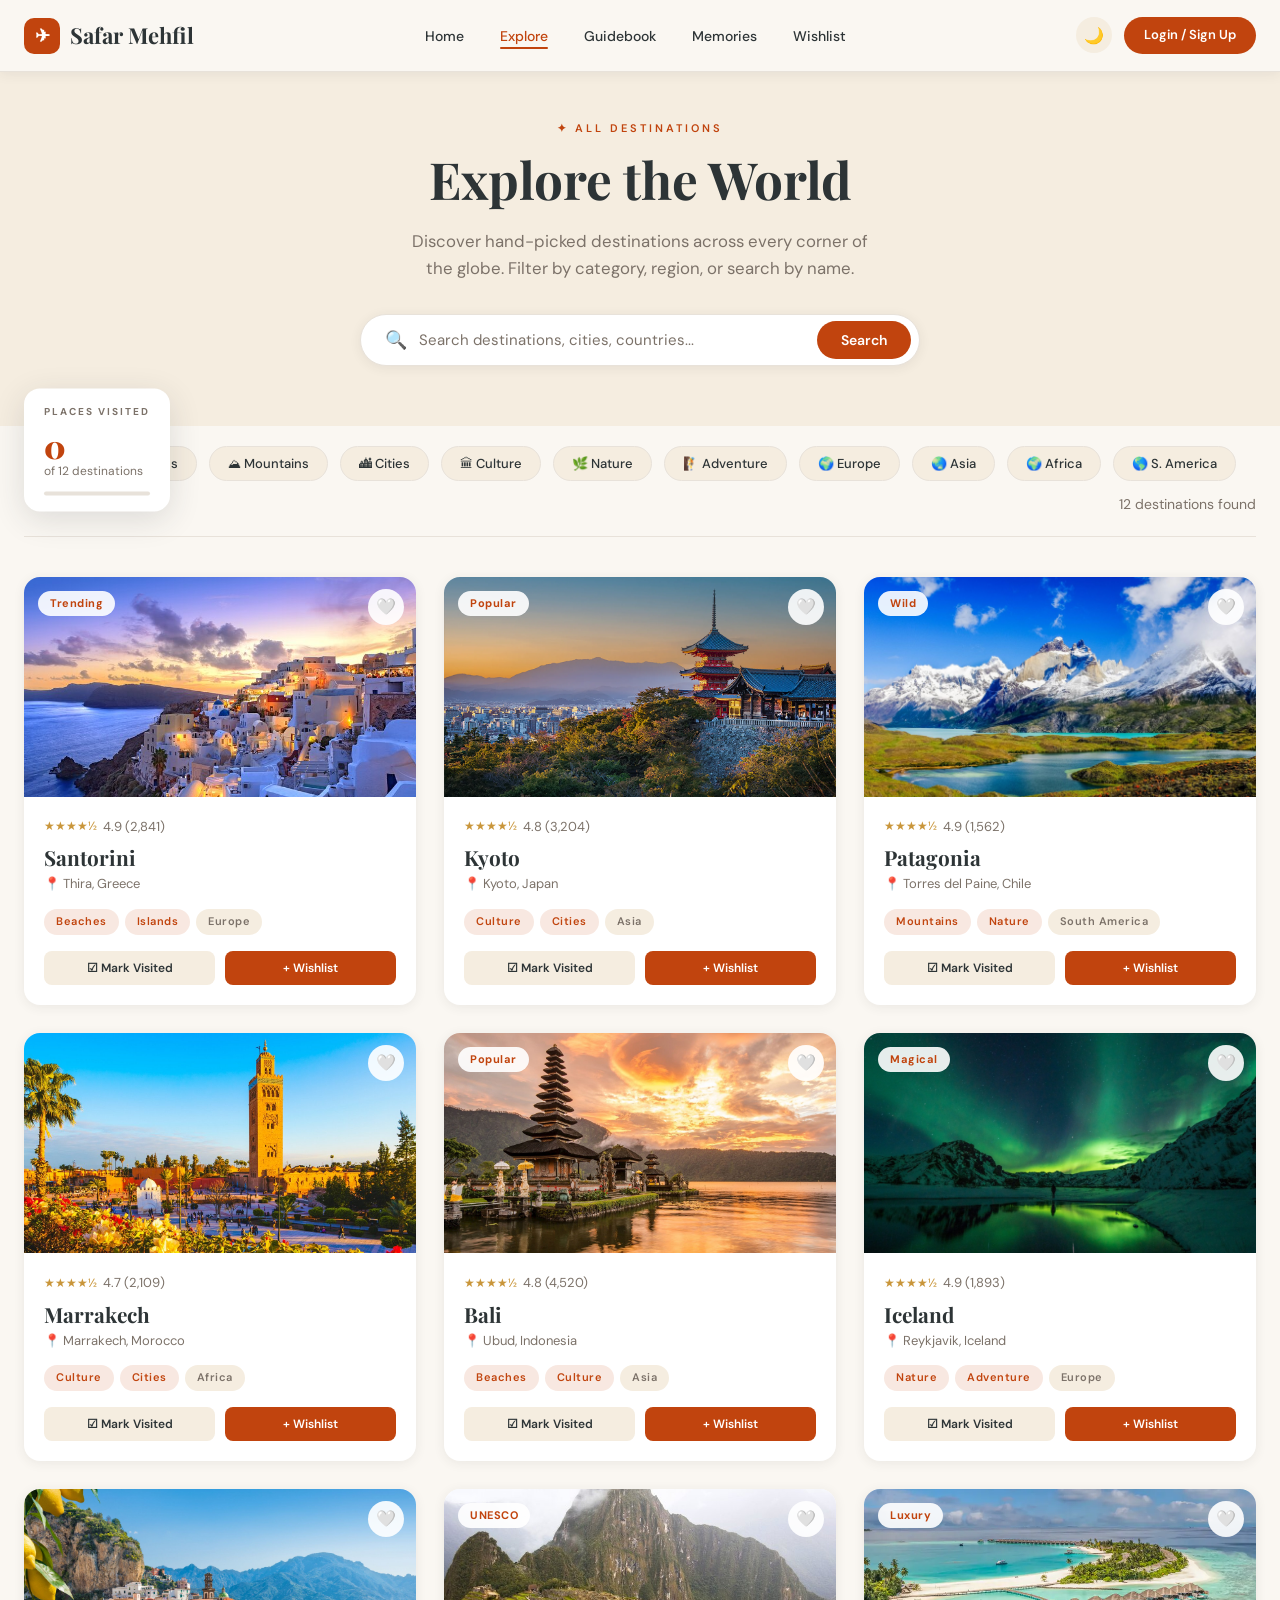
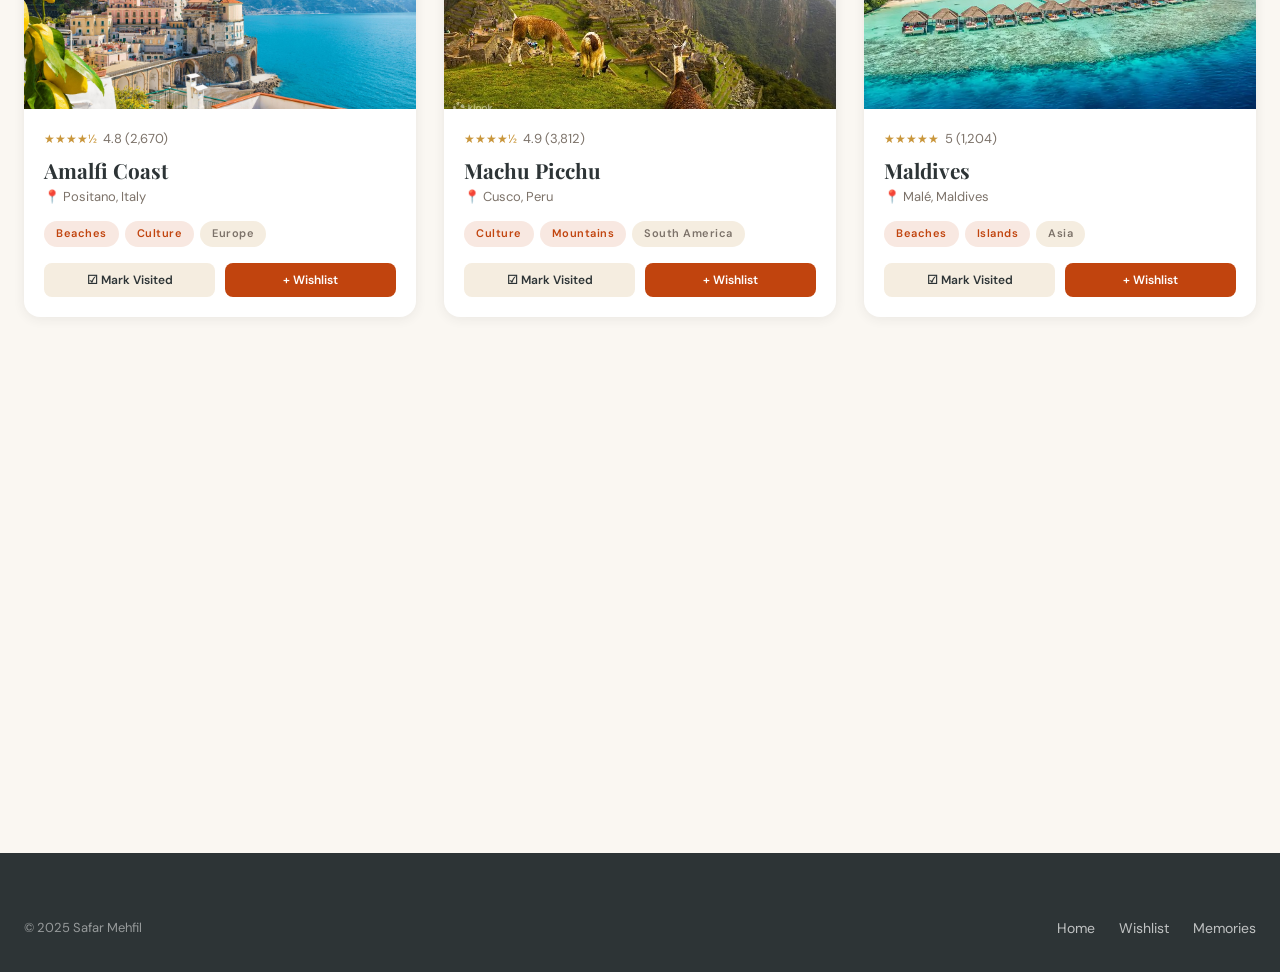
<file: explore.html>
<!DOCTYPE html>
<html lang="en">
<head>
  <meta charset="UTF-8">
  <meta name="viewport" content="width=device-width, initial-scale=1.0">
  <title>Explore Destinations — Safar Mehfil</title>
  <link rel="stylesheet" href="styles.css">
</head>
<body>

<div class="toast-container" id="toast-container"></div>

<div class="progress-tracker" id="progress-tracker">
  <div class="progress-tracker-title">Places Visited</div>
  <div class="progress-tracker-count">0</div>
  <div class="progress-tracker-label">of 12 destinations</div>
  <div class="progress-bar"><div class="progress-fill" style="width:0%"></div></div>
</div>

<!-- Navbar -->
<nav class="navbar scrolled" id="navbar">
  <a href="index.html" class="navbar-logo">
    <div class="logo-icon">✈</div>
    Safar Mehfil
  </a>
  <ul class="nav-links">
    <li><a href="index.html" class="nav-link">Home</a></li>
    <li><a href="explore.html" class="nav-link active">Explore</a></li>
    <li><a href="guidebook.html" class="nav-link">Guidebook</a></li>
    <li><a href="memories.html" class="nav-link">Memories</a></li>
    <li><a href="wishlist.html" class="nav-link">Wishlist</a></li>
  </ul>
  <div class="nav-actions">
    <button class="dark-toggle" id="dark-toggle" title="Toggle dark mode">🌙</button>
    <a href="auth.html" class="nav-btn-login">Login / Sign Up</a>
  </div>
  <button class="hamburger" id="hamburger" aria-label="Menu">
    <span></span><span></span><span></span>
  </button>
</nav>

<div class="mobile-nav" id="mobile-nav">
  <a href="index.html" class="mobile-nav-link">Home</a>
  <a href="explore.html" class="mobile-nav-link">Explore</a>
  <a href="guidebook.html" class="mobile-nav-link">Guidebook</a>
  <a href="memories.html" class="mobile-nav-link">Memories</a>
  <a href="wishlist.html" class="mobile-nav-link">Wishlist</a>
  <div class="mobile-nav-actions">
    <a href="auth.html" class="btn btn-primary" style="justify-content:center">Login / Sign Up</a>
  </div>
</div>

<!-- Page Header -->
<div class="explore-header">
  <div class="container">
    <p class="section-label">✦ All Destinations</p>
    <h1 class="section-title" style="margin-bottom:20px">Explore the World</h1>
    <p style="color:var(--warm-gray); max-width:480px; margin:0 auto 32px; font-size:1.05rem;">
      Discover hand-picked destinations across every corner of the globe. Filter by category, region, or search by name.
    </p>
    <!-- Search -->
    <div class="search-bar" style="max-width:560px">
      <span class="search-icon">🔍</span>
      <input type="text" id="explore-search" placeholder="Search destinations, cities, countries...">
      <button class="search-btn">Search</button>
    </div>
  </div>
</div>

<!-- Filters -->
<div class="container">
  <div class="filter-bar">
    <button class="filter-chip active" data-filter="All">All</button>
    <button class="filter-chip" data-filter="Beaches">🏖 Beaches</button>
    <button class="filter-chip" data-filter="Mountains">⛰ Mountains</button>
    <button class="filter-chip" data-filter="Cities">🏙 Cities</button>
    <button class="filter-chip" data-filter="Culture">🏛 Culture</button>
    <button class="filter-chip" data-filter="Nature">🌿 Nature</button>
    <button class="filter-chip" data-filter="Adventure">🧗 Adventure</button>
    <button class="filter-chip" data-filter="Europe">🌍 Europe</button>
    <button class="filter-chip" data-filter="Asia">🌏 Asia</button>
    <button class="filter-chip" data-filter="Africa">🌍 Africa</button>
    <button class="filter-chip" data-filter="South America">🌎 S. America</button>
    <span class="results-count" id="results-count">12 destinations found</span>
  </div>

  <!-- Grid -->
  <div class="explore-grid" id="explore-grid" style="margin-bottom: 80px;"></div>
</div>

<!-- Footer -->
<footer class="footer">
  <div class="container">
    <div class="footer-bottom" style="border-top:none; padding-top:0">
      <span style="color:rgba(255,255,255,.5)">© 2025 Safar Mehfil</span>
      <div style="display:flex;gap:24px">
        <a href="index.html" class="footer-link">Home</a>
        <a href="wishlist.html" class="footer-link">Wishlist</a>
        <a href="memories.html" class="footer-link">Memories</a>
      </div>
    </div>
  </div>
</footer>

<script src="script.js"></script>
</body>
</html>
</file>
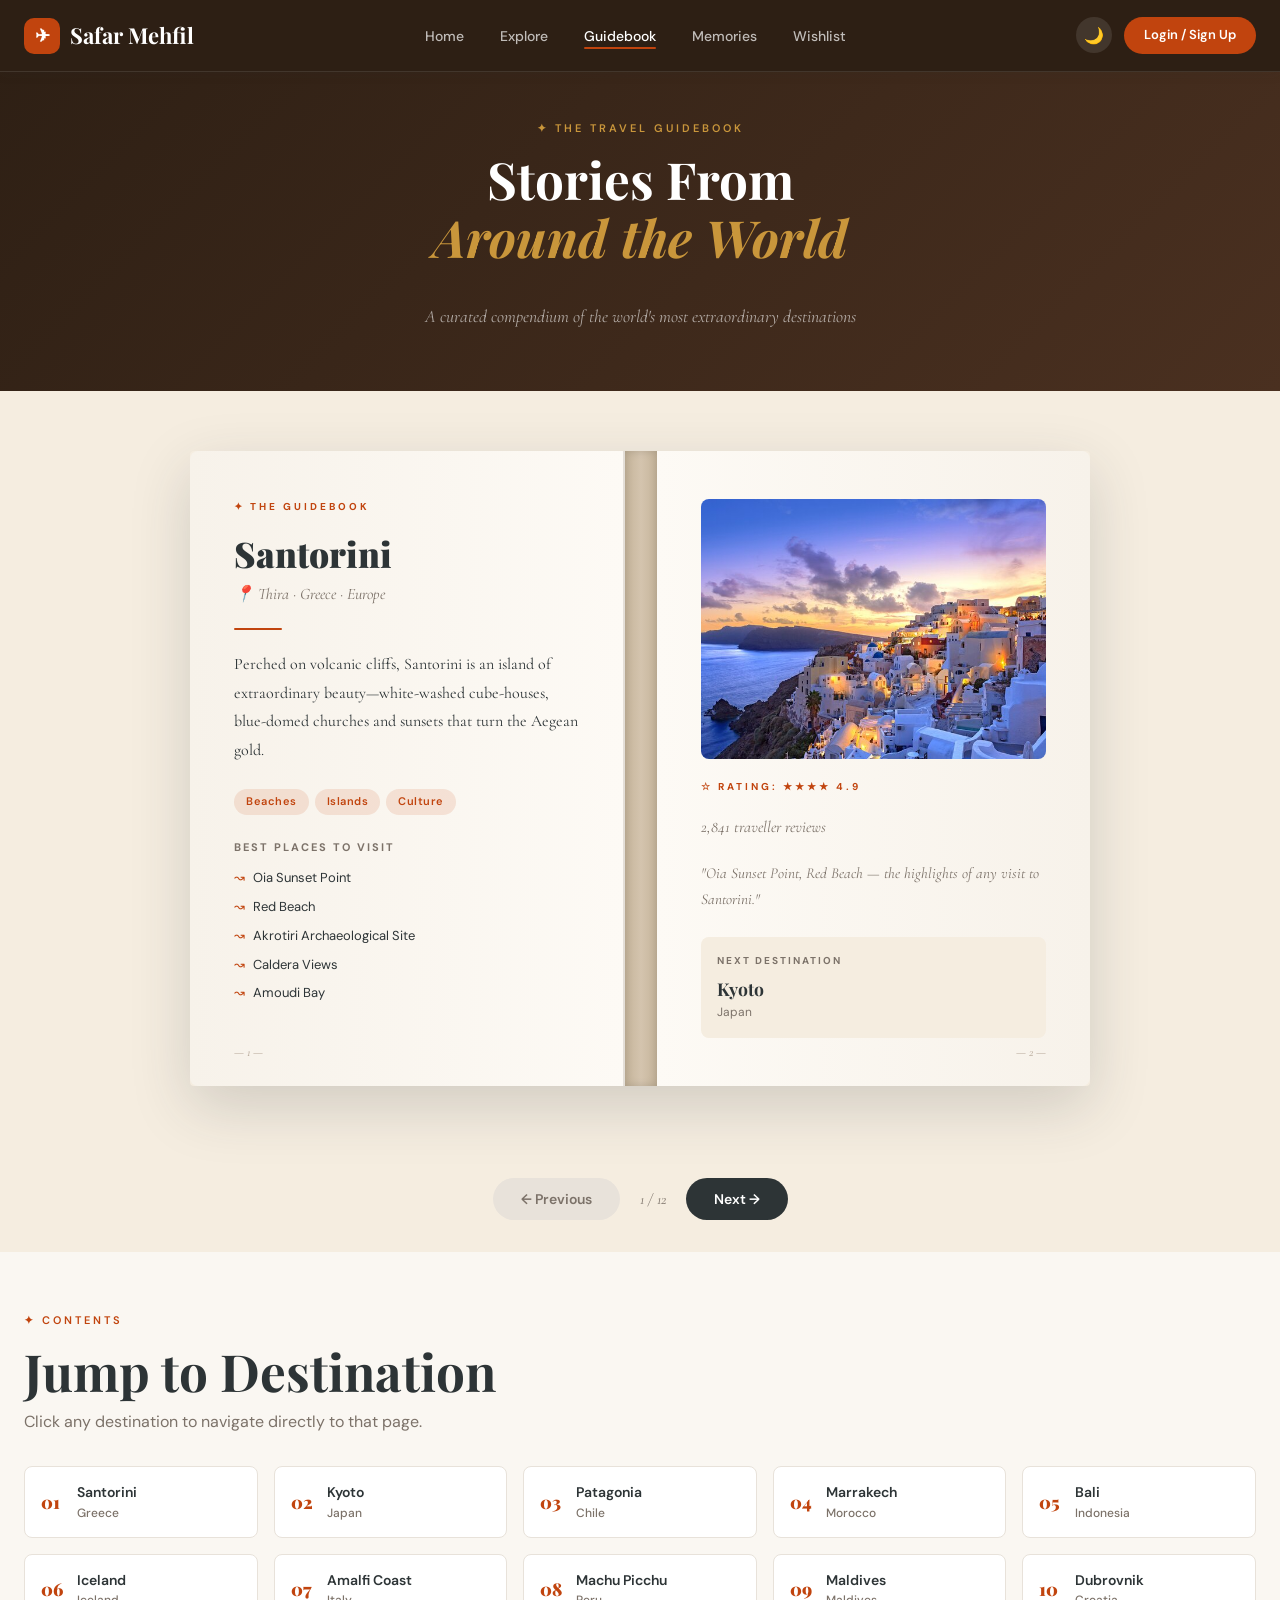
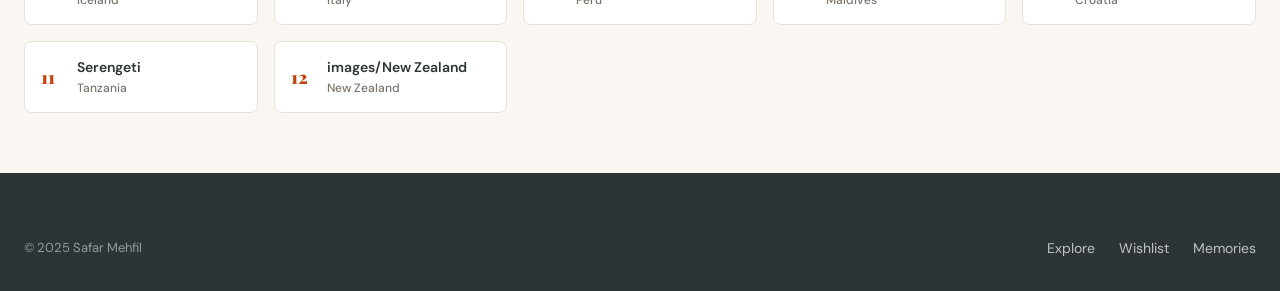
<file: guidebook.html>
<!DOCTYPE html>
<html lang="en">
<head>
  <meta charset="UTF-8">
  <meta name="viewport" content="width=device-width, initial-scale=1.0">
  <title>Guidebook — Safar Mehfil</title>
  <link rel="stylesheet" href="styles.css">
  <style>
    /* Extra guidebook atmosphere */
    body { background: var(--sand); }
    .guidebook-intro {
      text-align: center;
      padding: 20px 0 0;
      color: rgba(255,255,255,.6);
      font-family: var(--font-accent);
      font-style: italic;
      font-size: 1.1rem;
    }
    .book-wrapper {
      perspective: 1800px;
    }
    .book-page-texture {
      position: absolute;
      inset: 0;
      background-image: url("data:image/svg+xml,%3Csvg width='4' height='4' viewBox='0 0 4 4' xmlns='http://www.w3.org/2000/svg'%3E%3Ccircle cx='2' cy='2' r='0.5' fill='rgba(0,0,0,0.03)'/%3E%3C/svg%3E");
      pointer-events: none;
    }
    .toc-section {
      background: var(--cream);
      padding: 60px 0;
    }
    .toc-grid {
      display: grid;
      grid-template-columns: repeat(auto-fill, minmax(200px, 1fr));
      gap: 16px;
      margin-top: 32px;
    }
    .toc-item {
      display: flex;
      align-items: center;
      gap: 12px;
      padding: 14px 16px;
      background: var(--white);
      border-radius: var(--radius-sm);
      border: 1.5px solid var(--light-gray);
      cursor: pointer;
      transition: all var(--transition);
      font-size: 14px;
      font-weight: 500;
    }
    .toc-item:hover { border-color: var(--terracotta); color: var(--terracotta); transform: translateY(-2px); box-shadow: var(--shadow-sm); }
    .toc-num { font-family: var(--font-display); font-size: 1.1rem; font-weight: 900; color: var(--terracotta); min-width: 24px; }
  </style>
</head>
<body>

<div class="toast-container" id="toast-container"></div>

<!-- Navbar -->
<nav class="navbar scrolled" id="navbar" style="background: #2d1f14; border-bottom: 1px solid rgba(255,255,255,.1)">
  <a href="index.html" class="navbar-logo" style="color:#fff">
    <div class="logo-icon">✈</div>
    Safar Mehfil
  </a>
  <ul class="nav-links">
    <li><a href="index.html" class="nav-link" style="color:rgba(255,255,255,.7)">Home</a></li>
    <li><a href="explore.html" class="nav-link" style="color:rgba(255,255,255,.7)">Explore</a></li>
    <li><a href="guidebook.html" class="nav-link active" style="color:#fff">Guidebook</a></li>
    <li><a href="memories.html" class="nav-link" style="color:rgba(255,255,255,.7)">Memories</a></li>
    <li><a href="wishlist.html" class="nav-link" style="color:rgba(255,255,255,.7)">Wishlist</a></li>
  </ul>
  <div class="nav-actions">
    <button class="dark-toggle" id="dark-toggle" title="Toggle dark mode" style="background: rgba(255,255,255,.1); color:#fff">🌙</button>
    <a href="auth.html" class="nav-btn-login">Login / Sign Up</a>
  </div>
  <button class="hamburger" id="hamburger" aria-label="Menu">
    <span style="background:#fff"></span><span style="background:#fff"></span><span style="background:#fff"></span>
  </button>
</nav>

<div class="mobile-nav" id="mobile-nav">
  <a href="index.html" class="mobile-nav-link">Home</a>
  <a href="explore.html" class="mobile-nav-link">Explore</a>
  <a href="guidebook.html" class="mobile-nav-link">Guidebook</a>
  <a href="memories.html" class="mobile-nav-link">Memories</a>
  <a href="wishlist.html" class="mobile-nav-link">Wishlist</a>
  <div class="mobile-nav-actions">
    <a href="auth.html" class="btn btn-primary" style="justify-content:center">Login / Sign Up</a>
  </div>
</div>

<!-- Guidebook Header -->
<div class="guidebook-header">
  <div class="container">
    <p class="section-label">✦ The Travel Guidebook</p>
    <h1 class="section-title" style="color:#fff; margin-bottom: 16px">Stories From<br><em style="font-style:italic; color:var(--gold)">Around the World</em></h1>
    <p class="guidebook-intro">A curated compendium of the world's most extraordinary destinations</p>
  </div>
</div>

<!-- Book -->
<div class="book-container">
  <div class="book book-wrapper">
    <div class="book-page left" id="book-left">
      <!-- Rendered by JS -->
    </div>
    <div class="book-spine"></div>
    <div class="book-page right" id="book-right">
      <!-- Rendered by JS -->
    </div>
  </div>
</div>

<!-- Book Navigation -->
<div class="book-nav">
  <button class="book-nav-btn" id="book-prev" disabled>← Previous</button>
  <div class="book-progress" id="book-progress">1 / 12</div>
  <button class="book-nav-btn" id="book-next">Next →</button>
</div>

<!-- Table of Contents -->
<section class="toc-section">
  <div class="container">
    <p class="section-label">✦ Contents</p>
    <h2 class="section-title" style="margin-bottom:8px">Jump to Destination</h2>
    <p style="color:var(--warm-gray)">Click any destination to navigate directly to that page.</p>
    <div class="toc-grid" id="toc-grid"></div>
  </div>
</section>

<!-- Footer -->
<footer class="footer">
  <div class="container">
    <div class="footer-bottom" style="border-top:none; padding-top:0">
      <span style="color:rgba(255,255,255,.5)">© 2025 Safar Mehfil</span>
      <div style="display:flex;gap:24px">
        <a href="explore.html" class="footer-link">Explore</a>
        <a href="wishlist.html" class="footer-link">Wishlist</a>
        <a href="memories.html" class="footer-link">Memories</a>
      </div>
    </div>
  </div>
</footer>

<script src="script.js"></script>
<script>
  // Table of contents - runs after destinations load
  document.addEventListener('DOMContentLoaded', () => {
    const toc = document.getElementById('toc-grid');
    if (toc && typeof destinations !== 'undefined') {
      toc.innerHTML = destinations.map((d, i) => `
        <div class="toc-item" onclick="jumpToPage(${i})">
          <span class="toc-num">${String(i+1).padStart(2,'0')}</span>
          <div>
            <div style="font-weight:600">${d.name}</div>
            <div style="font-size:12px;color:var(--warm-gray)">${d.country}</div>
          </div>
        </div>
      `).join('');
    }
  });

  function jumpToPage(index) {
    guidebookPage = index;
    // Re-render pages
    const leftPage  = document.getElementById('book-left');
    const rightPage = document.getElementById('book-right');
    const prevBtn   = document.getElementById('book-prev');
    const nextBtn   = document.getElementById('book-next');
    const progressEl = document.getElementById('book-progress');
    if (!leftPage) return;
    const dest = destinations[guidebookPage];
    const next = destinations[guidebookPage + 1];
    leftPage.classList.add('flipping');
    rightPage.classList.add('flipping');
    setTimeout(() => {
      leftPage.innerHTML = `
        <div class="book-page-label">✦ The Guidebook</div>
        <div class="book-destination-name">${dest.name}</div>
        <div class="book-location">📍 ${dest.city} · ${dest.country} · ${dest.region}</div>
        <div class="book-divider"></div>
        <div class="book-description">${dest.description}</div>
        <div class="book-tags">${dest.category.map(c=>`<span class="tag tag-terracotta">${c}</span>`).join('')}</div>
        <div class="book-spots-title">Best Places to Visit</div>
        <div class="book-spots-list">${dest.spots.map(s=>`<div class="book-spot">${s}</div>`).join('')}</div>
        <div class="book-page-number">— ${guidebookPage*2+1} —</div>`;
      rightPage.innerHTML = `
        <div class="book-image"><img src="${dest.image.replace('w=600','w=800')}" alt="${dest.name}" loading="lazy"></div>
        <div class="book-page-label">☆ Rating: ${'★'.repeat(Math.floor(dest.rating))} ${dest.rating}</div>
        <div class="book-location">${dest.reviews.toLocaleString()} traveller reviews</div>
        <div style="margin-top:16px;font-family:var(--font-accent);font-style:italic;color:var(--warm-gray);font-size:.95rem;line-height:1.7">"${dest.spots[0]}, ${dest.spots[1]} — the highlights of any visit to ${dest.name}."</div>
        ${next?`<div style="margin-top:24px;padding:16px;background:var(--sand);border-radius:var(--radius-sm)"><div style="font-size:10px;letter-spacing:2px;text-transform:uppercase;color:var(--warm-gray);font-weight:700;margin-bottom:6px">Next Destination</div><div style="font-family:var(--font-display);font-size:1.1rem;font-weight:700">${next.name}</div><div style="font-size:12px;color:var(--warm-gray)">${next.country}</div></div>`:''}
        <div class="book-page-number">— ${guidebookPage*2+2} —</div>`;
      leftPage.classList.remove('flipping');
      rightPage.classList.remove('flipping');
    }, 350);
    if (prevBtn) prevBtn.disabled = guidebookPage === 0;
    if (nextBtn) nextBtn.disabled = guidebookPage >= destinations.length - 1;
    if (progressEl) progressEl.textContent = `${guidebookPage+1} / ${destinations.length}`;
    window.scrollTo({ top: document.querySelector('.book-container').offsetTop - 80, behavior: 'smooth' });
  }
</script>
</body>
</html>
</file>
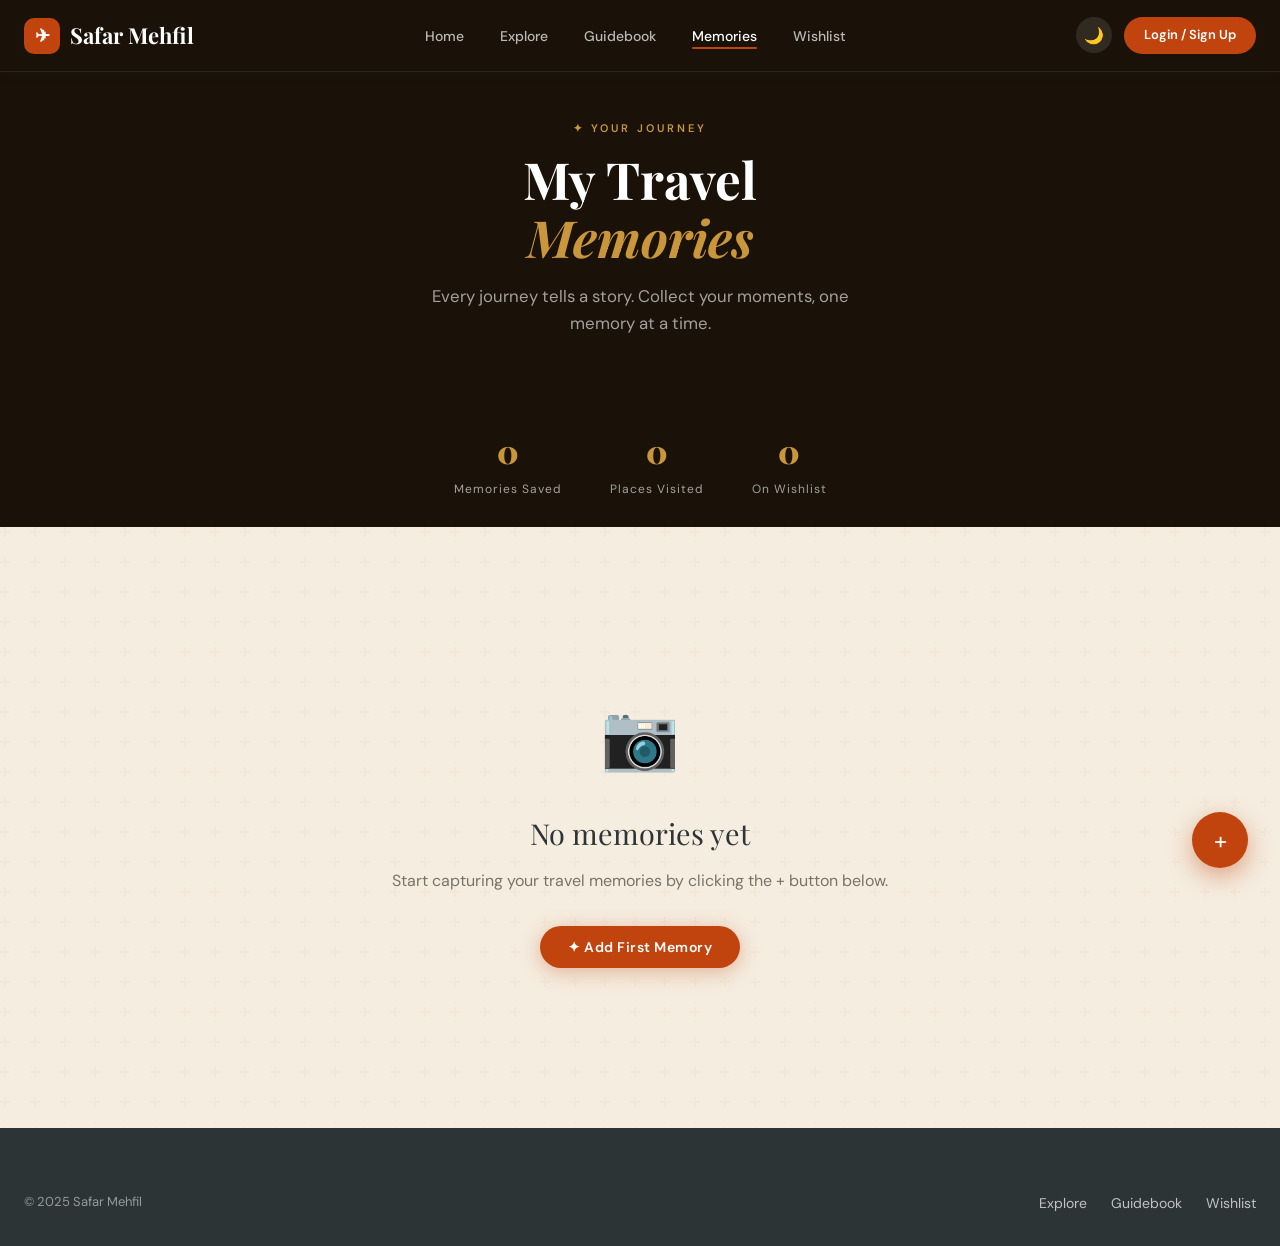
<file: memories.html>
<!DOCTYPE html>
<html lang="en">
<head>
  <meta charset="UTF-8">
  <meta name="viewport" content="width=device-width, initial-scale=1.0">
  <title>My Memories — Safar Mehfil</title>
  <link rel="stylesheet" href="styles.css">
  <style>
    .memories-bg-pattern {
      background-color: var(--sand);
      background-image: url("data:image/svg+xml,%3Csvg width='60' height='60' viewBox='0 0 60 60' xmlns='http://www.w3.org/2000/svg'%3E%3Cg fill='none' fill-rule='evenodd'%3E%3Cg fill='%23c9963b' fill-opacity='0.06'%3E%3Cpath d='M36 34v-4h-2v4h-4v2h4v4h2v-4h4v-2h-4zm0-30V0h-2v4h-4v2h4v4h2V6h4V4h-4zM6 34v-4H4v4H0v2h4v4h2v-4h4v-2H6zM6 4V0H4v4H0v2h4v4h2V6h4V4H6z'/%3E%3C/g%3E%3C/g%3E%3C/svg%3E");
    }
    .stats-bar {
      background: #1a1208;
      padding: 28px 0;
    }
    .stats-row {
      display: flex;
      gap: 48px;
      justify-content: center;
      flex-wrap: wrap;
    }
    .stat-item { text-align: center; color: #fff; }
    .stat-number { font-family: var(--font-display); font-size: 2rem; font-weight: 900; color: var(--gold); }
    .stat-label { font-size: 12px; opacity: 0.6; letter-spacing: 1px; margin-top: 4px; }
  </style>
</head>
<body>

<div class="toast-container" id="toast-container"></div>

<!-- Navbar -->
<nav class="navbar scrolled" id="navbar" style="background:#1a1208; border-bottom:1px solid rgba(255,255,255,.08)">
  <a href="index.html" class="navbar-logo" style="color:#fff">
    <div class="logo-icon">✈</div>
    Safar Mehfil
  </a>
  <ul class="nav-links">
    <li><a href="index.html" class="nav-link" style="color:rgba(255,255,255,.7)">Home</a></li>
    <li><a href="explore.html" class="nav-link" style="color:rgba(255,255,255,.7)">Explore</a></li>
    <li><a href="guidebook.html" class="nav-link" style="color:rgba(255,255,255,.7)">Guidebook</a></li>
    <li><a href="memories.html" class="nav-link active" style="color:#fff">Memories</a></li>
    <li><a href="wishlist.html" class="nav-link" style="color:rgba(255,255,255,.7)">Wishlist</a></li>
  </ul>
  <div class="nav-actions">
    <button class="dark-toggle" id="dark-toggle" title="Toggle dark mode" style="background:rgba(255,255,255,.1);color:#fff">🌙</button>
    <a href="auth.html" class="nav-btn-login">Login / Sign Up</a>
  </div>
  <button class="hamburger" id="hamburger" aria-label="Menu">
    <span style="background:#fff"></span>
    <span style="background:#fff"></span>
    <span style="background:#fff"></span>
  </button>
</nav>

<div class="mobile-nav" id="mobile-nav">
  <a href="index.html" class="mobile-nav-link">Home</a>
  <a href="explore.html" class="mobile-nav-link">Explore</a>
  <a href="guidebook.html" class="mobile-nav-link">Guidebook</a>
  <a href="memories.html" class="mobile-nav-link">Memories</a>
  <a href="wishlist.html" class="mobile-nav-link">Wishlist</a>
  <div class="mobile-nav-actions">
    <a href="auth.html" class="btn btn-primary" style="justify-content:center">Login / Sign Up</a>
  </div>
</div>

<!-- Header -->
<div class="memories-header">
  <div class="container">
    <p class="section-label">✦ Your Journey</p>
    <h1 class="section-title" style="color:#fff; margin-bottom:16px">My Travel<br><em style="font-style:italic;color:var(--gold)">Memories</em></h1>
    <p style="color:rgba(255,255,255,.6); max-width:440px; margin:0 auto; font-size:1.05rem">
      Every journey tells a story. Collect your moments, one memory at a time.
    </p>
  </div>
</div>

<!-- Stats Bar -->
<div class="stats-bar">
  <div class="container">
    <div class="stats-row">
      <div class="stat-item">
        <div class="stat-number" id="stat-memories">0</div>
        <div class="stat-label">Memories Saved</div>
      </div>
      <div class="stat-item">
        <div class="stat-number" id="stat-visited">0</div>
        <div class="stat-label">Places Visited</div>
      </div>
      <div class="stat-item">
        <div class="stat-number" id="stat-wish">0</div>
        <div class="stat-label">On Wishlist</div>
      </div>
    </div>
  </div>
</div>

<!-- Memories Section -->
<section class="memories-section memories-bg-pattern">
  <div class="container">

    <!-- Empty state -->
    <div id="memories-empty" style="text-align:center;padding:100px 24px;display:none">
      <div style="font-size:64px;margin-bottom:20px">📷</div>
      <div style="font-family:var(--font-display);font-size:1.8rem;color:var(--slate);margin-bottom:12px">No memories yet</div>
      <p style="color:var(--warm-gray);margin-bottom:32px">Start capturing your travel memories by clicking the + button below.</p>
      <button onclick="document.getElementById('memory-modal').classList.add('open')" class="btn btn-primary">✦ Add First Memory</button>
    </div>

    <!-- Masonry grid -->
    <div class="memories-masonry" id="memories-masonry"></div>

  </div>
</section>

<!-- FAB -->
<button class="add-memory-btn-fab" id="add-memory-fab" title="Add new memory">+</button>

<!-- Add Memory Modal -->
<div class="modal-overlay" id="memory-modal">
  <div class="modal" style="position:relative">
    <button class="modal-close" id="modal-close" title="Close">✕</button>
    <div class="modal-title">Add a Memory 📸</div>
    <form id="memory-form">
      <div class="form-group">
        <label class="form-label" for="m-place">Destination Name</label>
        <input class="form-input" type="text" id="m-place" placeholder="e.g. Santorini" required>
      </div>
      <div class="form-group">
        <label class="form-label" for="m-location">Location</label>
        <input class="form-input" type="text" id="m-location" placeholder="e.g. Thira, Greece" required>
      </div>
      <div class="form-group">
        <label class="form-label" for="m-date">Date Visited</label>
        <input class="form-input" type="date" id="m-date" required>
      </div>
      <div class="form-group">
        <label class="form-label">Upload Photo</label>
        <label class="file-upload" for="memory-image">
          <div class="file-upload-icon">🖼️</div>
          <div class="file-upload-text" id="file-label">Click to upload photo</div>
          <div style="font-size:12px;color:var(--warm-gray);margin-top:4px">PNG, JPG, WEBP up to 5MB</div>
          <input type="file" id="memory-image" accept="image/*">
        </label>
      </div>
      <div class="form-group">
        <label class="form-label" for="m-note">Note (optional)</label>
        <textarea class="form-input form-textarea" id="m-note" placeholder="What made this trip special?"></textarea>
      </div>
      <div class="modal-actions">
        <button type="button" class="btn btn-outline" id="modal-cancel" style="flex:1;justify-content:center">Cancel</button>
        <button type="submit" class="btn btn-primary" style="flex:1;justify-content:center">Save Memory ✦</button>
      </div>
    </form>
  </div>
</div>

<!-- Footer -->
<footer class="footer" style="margin-top:0">
  <div class="container">
    <div class="footer-bottom" style="border-top:none; padding-top:0">
      <span style="color:rgba(255,255,255,.5)">© 2025 Safar Mehfil</span>
      <div style="display:flex;gap:24px">
        <a href="explore.html" class="footer-link">Explore</a>
        <a href="guidebook.html" class="footer-link">Guidebook</a>
        <a href="wishlist.html" class="footer-link">Wishlist</a>
      </div>
    </div>
  </div>
</footer>

<script src="script.js"></script>
<script>
  document.addEventListener('DOMContentLoaded', () => {
    // Stats
    const sm = document.getElementById('stat-memories');
    const sv = document.getElementById('stat-visited');
    const sw = document.getElementById('stat-wish');
    if (sm) sm.textContent = memories.length;
    if (sv) sv.textContent = visited.length;
    if (sw) sw.textContent = wishlist.length;
    // Cancel button
    const cancelBtn = document.getElementById('modal-cancel');
    if (cancelBtn) cancelBtn.addEventListener('click', () => document.getElementById('memory-modal').classList.remove('open'));
  });
</script>
</body>
</html>
</file>
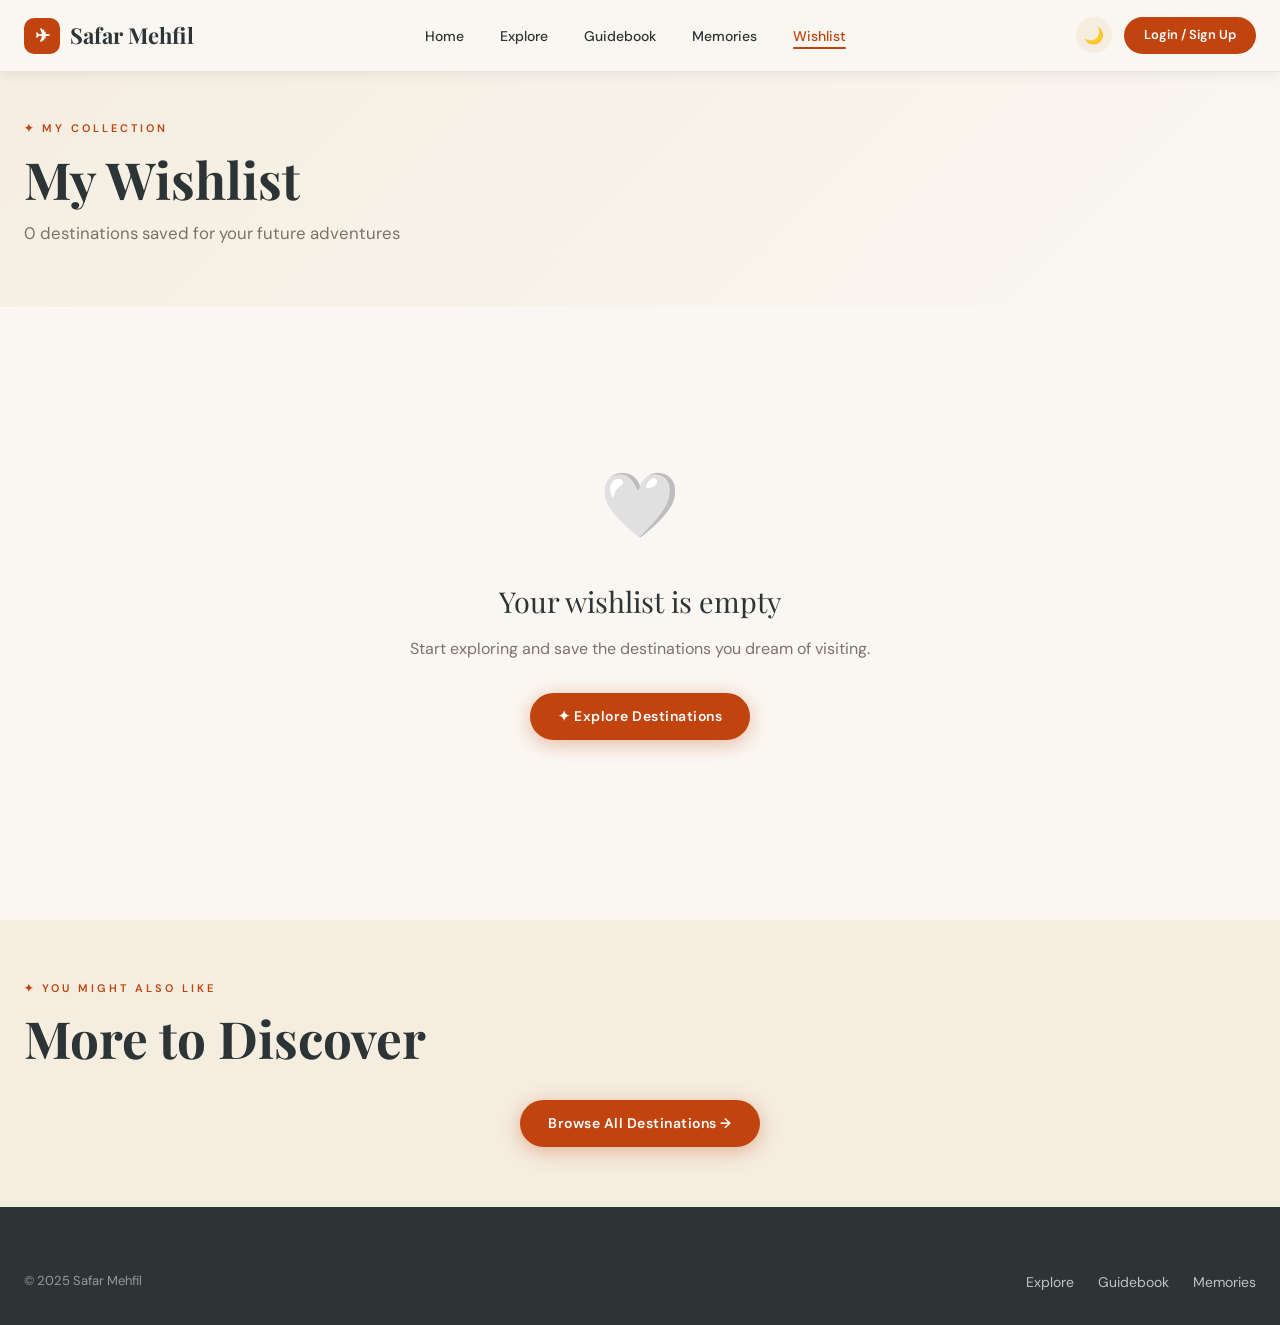
<file: wishlist.html>
<!DOCTYPE html>
<html lang="en">
<head>
  <meta charset="UTF-8">
  <meta name="viewport" content="width=device-width, initial-scale=1.0">
  <title>My Wishlist — Safar Mehfil</title>
  <link rel="stylesheet" href="styles.css">
</head>
<body>

<div class="toast-container" id="toast-container"></div>

<!-- Navbar -->
<nav class="navbar scrolled" id="navbar">
  <a href="index.html" class="navbar-logo">
    <div class="logo-icon">✈</div>
    Safar Mehfil
  </a>
  <ul class="nav-links">
    <li><a href="index.html" class="nav-link">Home</a></li>
    <li><a href="explore.html" class="nav-link">Explore</a></li>
    <li><a href="guidebook.html" class="nav-link">Guidebook</a></li>
    <li><a href="memories.html" class="nav-link">Memories</a></li>
    <li><a href="wishlist.html" class="nav-link active">Wishlist</a></li>
  </ul>
  <div class="nav-actions">
    <button class="dark-toggle" id="dark-toggle" title="Toggle dark mode">🌙</button>
    <a href="auth.html" class="nav-btn-login">Login / Sign Up</a>
  </div>
  <button class="hamburger" id="hamburger" aria-label="Menu">
    <span></span><span></span><span></span>
  </button>
</nav>

<div class="mobile-nav" id="mobile-nav">
  <a href="index.html" class="mobile-nav-link">Home</a>
  <a href="explore.html" class="mobile-nav-link">Explore</a>
  <a href="guidebook.html" class="mobile-nav-link">Guidebook</a>
  <a href="memories.html" class="mobile-nav-link">Memories</a>
  <a href="wishlist.html" class="mobile-nav-link">Wishlist</a>
  <div class="mobile-nav-actions">
    <a href="auth.html" class="btn btn-primary" style="justify-content:center">Login / Sign Up</a>
  </div>
</div>

<!-- Header -->
<div class="wishlist-header">
  <div class="container">
    <p class="section-label">✦ My Collection</p>
    <h1 class="section-title">My Wishlist</h1>
    <p style="color:var(--warm-gray);margin-top:12px;font-size:1.05rem">
      <span id="wishlist-count">0</span> destinations saved for your future adventures
    </p>
  </div>
</div>

<section class="section" style="padding-top:48px">
  <div class="container">

    <!-- Empty state -->
    <div class="wishlist-empty" id="wishlist-empty" style="display:none">
      <div class="wishlist-empty-icon">🤍</div>
      <div class="wishlist-empty-title">Your wishlist is empty</div>
      <p style="margin-bottom:32px">Start exploring and save the destinations you dream of visiting.</p>
      <a href="explore.html" class="btn btn-primary">✦ Explore Destinations</a>
    </div>

    <!-- Wishlist grid -->
    <div class="wishlist-grid" id="wishlist-grid"></div>

  </div>
</section>

<!-- Suggested section -->
<section class="section" style="background:var(--sand); padding-top:60px; padding-bottom:60px">
  <div class="container">
    <p class="section-label">✦ You Might Also Like</p>
    <h2 class="section-title" style="margin-bottom:32px">More to Discover</h2>
    <div style="text-align:center">
      <a href="explore.html" class="btn btn-primary">Browse All Destinations →</a>
    </div>
  </div>
</section>

<!-- Footer -->
<footer class="footer">
  <div class="container">
    <div class="footer-bottom" style="border-top:none; padding-top:0">
      <span style="color:rgba(255,255,255,.5)">© 2025 Safar Mehfil</span>
      <div style="display:flex;gap:24px">
        <a href="explore.html" class="footer-link">Explore</a>
        <a href="guidebook.html" class="footer-link">Guidebook</a>
        <a href="memories.html" class="footer-link">Memories</a>
      </div>
    </div>
  </div>
</footer>

<script src="script.js"></script>
</body>
</html>
</file>
<file: styles.css>
/* ============================================================
   Safar Mehfil — Global Stylesheet
   Aesthetic: Editorial / Warm Luxury / Organic
   ============================================================ */

@import url('https://fonts.googleapis.com/css2?family=Playfair+Display:ital,wght@0,400;0,700;0,900;1,400;1,700&family=DM+Sans:wght@300;400;500;600&family=Cormorant+Garamond:ital,wght@0,300;0,500;1,300;1,500&display=swap');

/* ── CSS Variables ── */
:root {
  --sand:       #f5ede0;
  --cream:      #faf7f2;
  --terracotta: #c1440e;
  --rust:       #e05c2a;
  --gold:       #c9963b;
  --moss:       #4a6741;
  --slate:      #2d3436;
  --warm-gray:  #7c7269;
  --light-gray: #e8e2da;
  --white:      #ffffff;
  --shadow-sm:  0 2px 12px rgba(45,52,54,.08);
  --shadow-md:  0 8px 32px rgba(45,52,54,.14);
  --shadow-lg:  0 20px 60px rgba(45,52,54,.18);
  --radius-sm:  8px;
  --radius-md:  16px;
  --radius-lg:  28px;
  --font-display: 'Playfair Display', Georgia, serif;
  --font-body:    'DM Sans', sans-serif;
  --font-accent:  'Cormorant Garamond', Georgia, serif;
  --transition:   0.3s cubic-bezier(0.4,0,0.2,1);
}

/* Dark mode */
[data-theme="dark"] {
  --sand:       #1e1a17;
  --cream:      #13110e;
  --terracotta: #e05c2a;
  --gold:       #d4a84b;
  --moss:       #6a9461;
  --slate:      #f5ede0;
  --warm-gray:  #a09690;
  --light-gray: #2e2822;
  --white:      #1e1a17;
  --shadow-sm:  0 2px 12px rgba(0,0,0,.3);
  --shadow-md:  0 8px 32px rgba(0,0,0,.4);
  --shadow-lg:  0 20px 60px rgba(0,0,0,.5);
}

/* ── Reset & Base ── */
*, *::before, *::after { box-sizing: border-box; margin: 0; padding: 0; }
html { scroll-behavior: smooth; font-size: 16px; }
body {
  font-family: var(--font-body);
  background: var(--cream);
  color: var(--slate);
  line-height: 1.6;
  overflow-x: hidden;
  transition: background var(--transition), color var(--transition);
}
img { display: block; width: 100%; height: 100%; object-fit: cover; }
a { color: inherit; text-decoration: none; }
ul { list-style: none; }
button { cursor: pointer; border: none; background: none; font-family: var(--font-body); }
input, textarea, select { font-family: var(--font-body); }

/* ── Scrollbar ── */
::-webkit-scrollbar { width: 6px; }
::-webkit-scrollbar-track { background: var(--cream); }
::-webkit-scrollbar-thumb { background: var(--gold); border-radius: 3px; }

/* ── Utility Classes ── */
.container { max-width: 1280px; margin: 0 auto; padding: 0 24px; }
.section-label {
  font-family: var(--font-body);
  font-size: 11px;
  font-weight: 600;
  letter-spacing: 3px;
  text-transform: uppercase;
  color: var(--terracotta);
  margin-bottom: 12px;
}
.section-title {
  font-family: var(--font-display);
  font-size: clamp(2rem, 4vw, 3.2rem);
  font-weight: 700;
  color: var(--slate);
  line-height: 1.15;
}
.btn {
  display: inline-flex;
  align-items: center;
  gap: 8px;
  padding: 12px 28px;
  border-radius: 50px;
  font-size: 14px;
  font-weight: 600;
  letter-spacing: 0.5px;
  transition: all var(--transition);
}
.btn-primary {
  background: var(--terracotta);
  color: #fff;
  box-shadow: 0 4px 20px rgba(193,68,14,.35);
}
.btn-primary:hover { background: var(--rust); transform: translateY(-2px); box-shadow: 0 8px 28px rgba(193,68,14,.45); }
.btn-outline {
  background: transparent;
  color: var(--slate);
  border: 1.5px solid var(--light-gray);
}
.btn-outline:hover { border-color: var(--terracotta); color: var(--terracotta); transform: translateY(-2px); }
.btn-ghost {
  background: rgba(255,255,255,.15);
  color: #fff;
  border: 1.5px solid rgba(255,255,255,.4);
  backdrop-filter: blur(8px);
}
.btn-ghost:hover { background: rgba(255,255,255,.25); }
.tag {
  display: inline-block;
  padding: 4px 12px;
  border-radius: 20px;
  font-size: 11px;
  font-weight: 600;
  letter-spacing: 0.5px;
  background: var(--sand);
  color: var(--warm-gray);
}
.tag-terracotta { background: rgba(193,68,14,.12); color: var(--terracotta); }
.tag-moss { background: rgba(74,103,65,.12); color: var(--moss); }
.tag-gold { background: rgba(201,150,59,.15); color: var(--gold); }

/* ============================================================
   NAVBAR
   ============================================================ */
.navbar {
  position: fixed;
  top: 0; left: 0; right: 0;
  z-index: 1000;
  padding: 0 24px;
  height: 72px;
  display: flex;
  align-items: center;
  justify-content: space-between;
  transition: all var(--transition);
}
.navbar.scrolled {
  background: var(--cream);
  box-shadow: var(--shadow-sm);
  border-bottom: 1px solid var(--light-gray);
}
.navbar.transparent { background: transparent; }
.navbar-logo {
  display: flex;
  align-items: center;
  gap: 10px;
  font-family: var(--font-display);
  font-size: 22px;
  font-weight: 700;
  color: var(--slate);
  z-index: 1001;
}
.navbar.transparent .navbar-logo,
.navbar.transparent .nav-link { color: #fff; }
.navbar.transparent .nav-link::after { background: #fff; }
.logo-icon {
  width: 36px; height: 36px;
  background: var(--terracotta);
  border-radius: 10px;
  display: flex; align-items: center; justify-content: center;
  color: #fff; font-size: 18px;
  flex-shrink: 0;
}
.nav-links {
  display: flex;
  align-items: center;
  gap: 8px;
}
.nav-link {
  position: relative;
  padding: 8px 14px;
  font-size: 14px;
  font-weight: 500;
  color: var(--slate);
  border-radius: var(--radius-sm);
  transition: color var(--transition);
}
.nav-link::after {
  content: '';
  position: absolute;
  bottom: 4px; left: 14px; right: 14px;
  height: 2px;
  background: var(--terracotta);
  border-radius: 1px;
  transform: scaleX(0);
  transition: transform var(--transition);
}
.nav-link:hover::after,
.nav-link.active::after { transform: scaleX(1); }
.nav-link:hover { color: var(--terracotta); }
.nav-link.active { color: var(--terracotta); }
.nav-actions {
  display: flex;
  align-items: center;
  gap: 12px;
}
.nav-btn-login {
  padding: 8px 20px;
  border-radius: 50px;
  font-size: 13px;
  font-weight: 600;
  background: var(--terracotta);
  color: #fff;
  transition: all var(--transition);
}
.nav-btn-login:hover { background: var(--rust); transform: translateY(-1px); }
.dark-toggle {
  width: 36px; height: 36px;
  border-radius: 50%;
  display: flex; align-items: center; justify-content: center;
  font-size: 16px;
  background: var(--sand);
  color: var(--slate);
  transition: all var(--transition);
}
.dark-toggle:hover { background: var(--light-gray); }
.hamburger {
  display: none;
  flex-direction: column;
  gap: 5px;
  width: 36px; height: 36px;
  align-items: center;
  justify-content: center;
  z-index: 1001;
  border-radius: var(--radius-sm);
}
.hamburger span {
  display: block;
  width: 22px; height: 2px;
  background: var(--slate);
  border-radius: 2px;
  transition: all var(--transition);
}
.navbar.transparent .hamburger span { background: #fff; }
.hamburger.open span:nth-child(1) { transform: translateY(7px) rotate(45deg); }
.hamburger.open span:nth-child(2) { opacity: 0; transform: scaleX(0); }
.hamburger.open span:nth-child(3) { transform: translateY(-7px) rotate(-45deg); }

/* Mobile Nav */
.mobile-nav {
  display: none;
  position: fixed;
  inset: 0;
  z-index: 999;
  background: var(--cream);
  padding: 100px 32px 40px;
  flex-direction: column;
  gap: 8px;
  transform: translateX(100%);
  transition: transform 0.4s cubic-bezier(0.4,0,0.2,1);
}
.mobile-nav.open { transform: translateX(0); }
.mobile-nav-link {
  font-family: var(--font-display);
  font-size: 2rem;
  font-weight: 700;
  color: var(--slate);
  padding: 12px 0;
  border-bottom: 1px solid var(--light-gray);
  transition: color var(--transition);
}
.mobile-nav-link:hover { color: var(--terracotta); }
.mobile-nav-actions { margin-top: 32px; display: flex; flex-direction: column; gap: 12px; }

/* ============================================================
   HERO SECTION
   ============================================================ */
.hero {
  position: relative;
  height: 100vh;
  min-height: 600px;
  display: flex;
  align-items: center;
  overflow: hidden;
}

/* Ensure the sections are completely transparent so the single background shows through */
/* ============================================================
   HERO / LONG SCROLL SECTION
   ============================================================ */
.long-scroll-container {
  width: 100%;
  /* Double check this path! */
  background-image: url('images/forestwhorseupscaled.jpg');
  background-size: 100% 100%;
  background-position: bottom center;
  background-repeat: no-repeat;
  background-color: #1a1a1a;
}
/* 2. Mobile View (Tall Image) */
@media (max-width: 768px) {
  .long-scroll-container {
    background-image: url('images/forestwhorseupscaled.jpg'); /* Your beautiful tall image goes here! */
    background-size: cover; 
    background-attachment: scroll; /* Mobile doesn't always handle 'fixed' well, so we scroll normally */
  }
}
.scroll-section {
  position: relative;
  height: 100vh;
  min-height: 600px;
  display: flex;
  align-items: center;
  justify-content: center;
  background: transparent; 
}

.hero-overlay {
  position: absolute;
  inset: 0;
  /* Dark tint so the text is readable over the bright image */
  background: linear-gradient(135deg, rgba(20,15,10,.4) 0%, rgba(45,30,20,.2) 60%, rgba(15,10,5,.3) 100%);    
  z-index: 1;
}

.hero-content {
  position: relative;
  z-index: 2;
  text-align: center;
}
.hero-content {
  position: relative;
  z-index: 2;
  max-width: 720px;
}
.hero-eyebrow {
  display: inline-flex;
  align-items: center;
  gap: 8px;
  background: rgba(255,255,255,.12);
  backdrop-filter: blur(12px);
  border: 1px solid rgba(255,255,255,.2);
  border-radius: 50px;
  padding: 6px 16px;
  font-size: 12px;
  font-weight: 600;
  letter-spacing: 2px;
  text-transform: uppercase;
  color: #fff;
  margin-bottom: 24px;
}
.hero-eyebrow-dot { width: 6px; height: 6px; border-radius: 50%; background: var(--gold); }
.hero-title {
  font-family: var(--font-display);
  font-size: clamp(2.8rem, 7vw, 5.5rem);
  font-weight: 900;
  color: #fff;
  line-height: 1.05;
  margin-bottom: 20px;
}
.hero-title em { font-style: italic; color: var(--gold); }
.hero-subtitle {
  font-size: clamp(1rem, 2vw, 1.2rem);
  color: rgba(255,255,255,.8);
  font-weight: 300;
  max-width: 520px;
  margin-bottom: 40px;
}
.hero-actions { display: flex; gap: 16px; flex-wrap: wrap; margin-bottom: 56px; }
.hero-stats {
  display: flex;
  gap: 40px;
}
.hero-stat { color: #fff; }
.hero-stat-number {
  font-family: var(--font-display);
  font-size: 2rem;
  font-weight: 700;
  color: var(--gold);
  line-height: 1;
}
.hero-stat-label { font-size: 12px; opacity: 0.7; margin-top: 4px; }
.hero-scroll {
  position: absolute;
  bottom: 32px; left: 50%;
  transform: translateX(-50%);
  display: flex; flex-direction: column; align-items: center; gap: 8px;
  color: rgba(255,255,255,.6);
  font-size: 11px; letter-spacing: 2px; text-transform: uppercase;
  z-index: 2;
  animation: bounce 2s infinite;
}
.hero-scroll span { font-size: 20px; }
@keyframes bounce { 0%,100%{transform:translateX(-50%) translateY(0)} 50%{transform:translateX(-50%) translateY(8px)} }

/* ── Search Bar ── */
.search-section {
  padding: 40px 0;
  background: var(--cream);
}
.search-bar {
  display: flex;
  align-items: center;
  background: var(--white);
  border: 1.5px solid var(--light-gray);
  border-radius: var(--radius-lg);
  padding: 6px 8px 6px 24px;
  gap: 12px;
  box-shadow: var(--shadow-sm);
  transition: all var(--transition);
  max-width: 680px;
  margin: 0 auto;
}
.search-bar:focus-within { border-color: var(--terracotta); box-shadow: 0 0 0 4px rgba(193,68,14,.1), var(--shadow-md); }
.search-bar input {
  flex: 1;
  border: none;
  outline: none;
  background: transparent;
  font-size: 15px;
  color: var(--slate);
}
.search-bar input::placeholder { color: var(--warm-gray); }
.search-icon { font-size: 18px; color: var(--warm-gray); flex-shrink: 0; }
.search-divider { width: 1px; height: 28px; background: var(--light-gray); }
.search-select {
  border: none; outline: none; background: transparent;
  font-size: 13px; color: var(--warm-gray); padding: 4px 8px;
  cursor: pointer;
}
.search-btn {
  padding: 10px 24px;
  background: var(--terracotta);
  color: #fff;
  border-radius: 20px;
  font-size: 14px;
  font-weight: 600;
  transition: all var(--transition);
  white-space: nowrap;
}
.search-btn:hover { background: var(--rust); }

/* ── Section Spacing ── */
.section { padding: 80px 0; }
.section-header { margin-bottom: 48px; }
.section-header-row { display: flex; align-items: flex-end; justify-content: space-between; gap: 20px; flex-wrap: wrap; }
.view-all { font-size: 13px; font-weight: 600; color: var(--terracotta); display: flex; align-items: center; gap: 4px; }
.view-all:hover { gap: 8px; }

/* ============================================================
   CARDS
   ============================================================ */
.cards-grid {
  display: grid;
  grid-template-columns: repeat(auto-fill, minmax(300px, 1fr));
  gap: 28px;
}
.destination-card {
  background: var(--white);
  border-radius: var(--radius-md);
  overflow: hidden;
  box-shadow: var(--shadow-sm);
  transition: all var(--transition);
  position: relative;
}
.destination-card:hover { transform: translateY(-6px); box-shadow: var(--shadow-md); }
.card-image {
  position: relative;
  height: 220px;
  overflow: hidden;
}
.card-image img { transition: transform 0.5s ease; }
.destination-card:hover .card-image img { transform: scale(1.07); }
.card-badge {
  position: absolute;
  top: 14px; left: 14px;
  background: rgba(255,255,255,.9);
  backdrop-filter: blur(8px);
  border-radius: 20px;
  padding: 4px 12px;
  font-size: 11px;
  font-weight: 700;
  color: var(--terracotta);
  letter-spacing: 0.5px;
}
.card-wishlist-btn {
  position: absolute;
  top: 12px; right: 12px;
  width: 36px; height: 36px;
  border-radius: 50%;
  background: rgba(255,255,255,.9);
  backdrop-filter: blur(8px);
  display: flex; align-items: center; justify-content: center;
  font-size: 16px;
  transition: all var(--transition);
  color: var(--warm-gray);
}
.card-wishlist-btn:hover, .card-wishlist-btn.active { color: #e74c3c; background: #fff; transform: scale(1.1); }
.card-body { padding: 20px; }
.card-rating {
  display: flex; align-items: center; gap: 6px;
  font-size: 13px; color: var(--warm-gray);
  margin-bottom: 8px;
}
.card-rating .stars { color: var(--gold); font-size: 12px; }
.card-title {
  font-family: var(--font-display);
  font-size: 1.3rem;
  font-weight: 700;
  color: var(--slate);
  margin-bottom: 4px;
  line-height: 1.2;
}
.card-location { font-size: 13px; color: var(--warm-gray); margin-bottom: 14px; display: flex; align-items: center; gap: 4px; }
.card-tags { display: flex; gap: 6px; flex-wrap: wrap; margin-bottom: 16px; }
.card-actions { display: flex; gap: 10px; }
.card-action-btn {
  flex: 1;
  padding: 9px 14px;
  border-radius: var(--radius-sm);
  font-size: 12px;
  font-weight: 600;
  text-align: center;
  transition: all var(--transition);
}
.card-action-btn.primary { background: var(--terracotta); color: #fff; }
.card-action-btn.primary:hover { background: var(--rust); }
.card-action-btn.secondary { background: var(--sand); color: var(--slate); }
.card-action-btn.secondary:hover { background: var(--light-gray); }
.card-action-btn.visited { background: var(--moss); color: #fff; }

/* ── Categories ── */
.categories-grid {
  display: grid;
  grid-template-columns: repeat(4, 1fr);
  gap: 20px;
}
.category-card {
  position: relative;
  height: 200px;
  border-radius: var(--radius-md);
  overflow: hidden;
  cursor: pointer;
  transition: transform var(--transition);
}
.category-card:hover { transform: scale(1.03); }
.category-card img { transition: transform 0.5s ease; }
.category-card:hover img { transform: scale(1.08); }
.category-overlay {
  position: absolute; inset: 0;
  background: linear-gradient(to top, rgba(20,15,10,.75) 40%, transparent);
  display: flex; align-items: flex-end; padding: 20px;
}
.category-info { color: #fff; }
.category-icon { font-size: 24px; margin-bottom: 6px; }
.category-name { font-family: var(--font-display); font-size: 1.2rem; font-weight: 700; }
.category-count { font-size: 12px; opacity: 0.75; }

/* ── Trending Horizontal Scroll ── */
.trending-scroll {
  display: flex;
  gap: 20px;
  overflow-x: auto;
  padding-bottom: 12px;
  scroll-snap-type: x mandatory;
  -webkit-overflow-scrolling: touch;
}
.trending-scroll::-webkit-scrollbar { height: 3px; }
.trending-scroll::-webkit-scrollbar-thumb { background: var(--gold); border-radius: 2px; }
.trending-card {
  flex: 0 0 260px;
  scroll-snap-align: start;
  border-radius: var(--radius-md);
  overflow: hidden;
  position: relative;
  height: 340px;
  cursor: pointer;
  transition: transform var(--transition);
}
.trending-card:hover { transform: scale(1.02); }
.trending-card .overlay {
  position: absolute; inset: 0;
  background: linear-gradient(to top, rgba(20,12,5,.85) 50%, transparent);
  display: flex; flex-direction: column; justify-content: flex-end;
  padding: 20px;
  color: #fff;
}
.trending-rank {
  font-family: var(--font-display);
  font-size: 3rem;
  font-weight: 900;
  color: rgba(255,255,255,.15);
  position: absolute;
  top: 12px; left: 16px;
  line-height: 1;
}
.trending-name { font-family: var(--font-display); font-size: 1.3rem; font-weight: 700; }
.trending-location { font-size: 12px; opacity: 0.75; margin-top: 4px; }

/* ============================================================
   EXPLORE PAGE
   ============================================================ */
.explore-header {
  padding: 120px 0 60px;
  background: var(--sand);
  text-align: center;
}
.filter-bar {
  display: flex;
  gap: 12px;
  flex-wrap: wrap;
  align-items: center;
  padding: 20px 0;
  border-bottom: 1px solid var(--light-gray);
  margin-bottom: 40px;
}
.filter-chip {
  padding: 8px 18px;
  border-radius: 50px;
  font-size: 13px;
  font-weight: 500;
  background: var(--sand);
  color: var(--slate);
  border: 1.5px solid var(--light-gray);
  cursor: pointer;
  transition: all var(--transition);
  white-space: nowrap;
}
.filter-chip:hover, .filter-chip.active {
  background: var(--terracotta);
  color: #fff;
  border-color: var(--terracotta);
}
.results-count { font-size: 14px; color: var(--warm-gray); margin-left: auto; }
.explore-grid {
  display: grid;
  grid-template-columns: repeat(auto-fill, minmax(310px, 1fr));
  gap: 28px;
}

/* ============================================================
   GUIDEBOOK PAGE
   ============================================================ */
.guidebook-header {
  padding: 120px 0 60px;
  text-align: center;
  background: linear-gradient(135deg, #2d1f14 0%, #4a3020 100%);
  color: #fff;
}
.guidebook-header .section-label { color: var(--gold); }
.guidebook-header .section-title { color: #fff; }
.book-container {
  display: flex;
  justify-content: center;
  align-items: center;
  padding: 60px 24px;
  background: var(--sand);
  min-height: 600px;
}
.book {
  width: 100%;
  max-width: 900px;
  display: flex;
  box-shadow: var(--shadow-lg);
  border-radius: 4px;
  position: relative;
}
.book-page {
  flex: 1;
  min-height: 580px;
  padding: 48px 44px;
  background: #fdfaf5;
  position: relative;
  overflow: hidden;
}
.book-page.left {
  border-radius: 8px 0 0 8px;
  border-right: 2px solid rgba(0,0,0,.08);
  background: linear-gradient(to right, #f7f2ea, #fdfaf5);
}
.book-page.right {
  border-radius: 0 8px 8px 0;
  background: linear-gradient(to left, #f7f2ea, #fdfaf5);
}
.book-spine {
  width: 32px;
  background: linear-gradient(to right, #c5b49a, #d4c4ae, #c5b49a);
  flex-shrink: 0;
  box-shadow: inset 0 0 8px rgba(0,0,0,.15);
}
.book-page-number {
  position: absolute;
  bottom: 24px;
  font-size: 12px;
  color: #b0a090;
  font-family: var(--font-accent);
  font-style: italic;
}
.book-page.left .book-page-number { left: 44px; }
.book-page.right .book-page-number { right: 44px; }
.book-page-label {
  font-size: 10px;
  letter-spacing: 3px;
  text-transform: uppercase;
  color: var(--terracotta);
  font-weight: 700;
  margin-bottom: 20px;
}
.book-destination-name {
  font-family: var(--font-display);
  font-size: 2.2rem;
  font-weight: 900;
  color: var(--slate);
  line-height: 1.1;
  margin-bottom: 8px;
}
.book-location {
  font-family: var(--font-accent);
  font-style: italic;
  font-size: 1rem;
  color: var(--warm-gray);
  margin-bottom: 20px;
}
.book-divider {
  width: 48px; height: 2px;
  background: var(--terracotta);
  margin-bottom: 20px;
  border-radius: 1px;
}
.book-description {
  font-size: 14px;
  color: var(--slate);
  line-height: 1.8;
  margin-bottom: 24px;
  font-family: var(--font-accent);
  font-size: 1rem;
}
.book-tags { display: flex; flex-wrap: wrap; gap: 6px; margin-bottom: 24px; }
.book-spots-title {
  font-size: 11px;
  font-weight: 700;
  letter-spacing: 2px;
  text-transform: uppercase;
  color: var(--warm-gray);
  margin-bottom: 12px;
}
.book-spots-list { display: flex; flex-direction: column; gap: 8px; }
.book-spot { display: flex; align-items: center; gap: 8px; font-size: 13px; color: var(--slate); }
.book-spot::before { content: '↝'; color: var(--terracotta); flex-shrink: 0; }
.book-image {
  width: 100%;
  height: 260px;
  border-radius: var(--radius-sm);
  overflow: hidden;
  margin-bottom: 20px;
}
.book-nav {
  display: flex;
  justify-content: center;
  align-items: center;
  gap: 20px;
  padding: 32px 0;
  background: var(--sand);
}
.book-nav-btn {
  display: flex; align-items: center; gap: 8px;
  padding: 12px 28px;
  background: var(--slate);
  color: #fff;
  border-radius: 50px;
  font-size: 14px;
  font-weight: 600;
  transition: all var(--transition);
}
.book-nav-btn:hover { background: var(--terracotta); transform: translateY(-2px); }
.book-nav-btn:disabled { background: var(--light-gray); color: var(--warm-gray); cursor: not-allowed; transform: none; }
.book-progress {
  font-family: var(--font-accent);
  font-style: italic;
  color: var(--warm-gray);
  font-size: 15px;
}
/* Page flip animation */
.book-page { transition: opacity 0.35s ease; }
.book-page.flipping { opacity: 0; }

/* ============================================================
   WISHLIST PAGE
   ============================================================ */
.wishlist-header {
  padding: 120px 0 60px;
  background: linear-gradient(135deg, var(--sand) 0%, var(--cream) 100%);
}
.wishlist-empty {
  text-align: center;
  padding: 100px 24px;
  color: var(--warm-gray);
}
.wishlist-empty-icon { font-size: 64px; margin-bottom: 20px; }
.wishlist-empty-title { font-family: var(--font-display); font-size: 1.8rem; color: var(--slate); margin-bottom: 12px; }
.wishlist-grid { display: grid; grid-template-columns: repeat(auto-fill, minmax(300px, 1fr)); gap: 28px; }

/* ============================================================
   MEMORIES PAGE
   ============================================================ */
.memories-header {
  padding: 120px 0 60px;
  background: #1a1208;
  color: #fff;
  text-align: center;
}
.memories-header .section-title { color: #fff; }
.memories-header .section-label { color: var(--gold); }
.memories-section { padding: 60px 0; }
.add-memory-btn-fab {
  position: fixed;
  bottom: 32px; right: 32px;
  z-index: 500;
  width: 56px; height: 56px;
  border-radius: 50%;
  background: var(--terracotta);
  color: #fff;
  font-size: 24px;
  display: flex; align-items: center; justify-content: center;
  box-shadow: 0 8px 24px rgba(193,68,14,.45);
  transition: all var(--transition);
}
.add-memory-btn-fab:hover { transform: scale(1.1) rotate(15deg); background: var(--rust); }
/* Masonry grid */
.memories-masonry {
  columns: 3;
  column-gap: 24px;
}
.memory-card {
  break-inside: avoid;
  margin-bottom: 24px;
  background: #fff;
  border-radius: var(--radius-sm);
  padding: 16px;
  box-shadow: var(--shadow-sm);
  position: relative;
  transform: rotate(var(--rotation, 0deg));
  transition: transform var(--transition), box-shadow var(--transition);
}
.memory-card:nth-child(odd) { --rotation: -1.2deg; }
.memory-card:nth-child(3n) { --rotation: 1deg; }
.memory-card:nth-child(4n) { --rotation: -0.6deg; }
.memory-card:hover { transform: rotate(0deg) scale(1.02); box-shadow: var(--shadow-md); z-index: 2; }
.memory-photo {
  width: 100%; aspect-ratio: 4/3;
  border-radius: 4px;
  overflow: hidden;
  margin-bottom: 12px;
  background: var(--sand);
  display: flex; align-items: center; justify-content: center;
  color: var(--warm-gray);
  font-size: 32px;
}
.memory-photo img { width: 100%; height: 100%; object-fit: cover; }
.memory-place { font-family: var(--font-display); font-size: 1.1rem; font-weight: 700; color: var(--slate); margin-bottom: 2px; }
.memory-location { font-size: 12px; color: var(--warm-gray); margin-bottom: 8px; }
.memory-date { font-size: 11px; color: var(--gold); font-weight: 600; letter-spacing: 0.5px; margin-bottom: 8px; }
.memory-note { font-size: 13px; color: var(--warm-gray); font-style: italic; line-height: 1.5; }
.memory-delete {
  position: absolute; top: 10px; right: 10px;
  width: 26px; height: 26px;
  border-radius: 50%; background: #fee; color: #e74c3c;
  font-size: 12px; display: flex; align-items: center; justify-content: center;
  opacity: 0; transition: opacity var(--transition);
}
.memory-card:hover .memory-delete { opacity: 1; }
.memory-delete:hover { background: #e74c3c; color: #fff; }

/* ── Add Memory Modal ── */
.modal-overlay {
  display: none;
  position: fixed; inset: 0; z-index: 2000;
  background: rgba(0,0,0,.5);
  backdrop-filter: blur(4px);
  align-items: center; justify-content: center;
  padding: 24px;
}
.modal-overlay.open { display: flex; }
.modal {
  background: var(--white);
  border-radius: var(--radius-md);
  padding: 40px;
  width: 100%; max-width: 520px;
  max-height: 90vh;
  overflow-y: auto;
  box-shadow: var(--shadow-lg);
  animation: slideUp 0.3s ease;
}
@keyframes slideUp { from{opacity:0;transform:translateY(20px)} to{opacity:1;transform:translateY(0)} }
.modal-title { font-family: var(--font-display); font-size: 1.8rem; font-weight: 700; margin-bottom: 24px; }
.form-group { margin-bottom: 20px; }
.form-label { display: block; font-size: 12px; font-weight: 700; letter-spacing: 1px; text-transform: uppercase; color: var(--warm-gray); margin-bottom: 8px; }
.form-input {
  width: 100%;
  padding: 12px 16px;
  border: 1.5px solid var(--light-gray);
  border-radius: var(--radius-sm);
  font-size: 14px;
  color: var(--slate);
  background: var(--cream);
  outline: none;
  transition: border-color var(--transition);
}
.form-input:focus { border-color: var(--terracotta); }
.form-textarea { resize: vertical; min-height: 80px; }
.file-upload {
  border: 2px dashed var(--light-gray);
  border-radius: var(--radius-sm);
  padding: 32px;
  text-align: center;
  cursor: pointer;
  transition: all var(--transition);
}
.file-upload:hover { border-color: var(--terracotta); background: rgba(193,68,14,.04); }
.file-upload input { display: none; }
.file-upload-icon { font-size: 32px; margin-bottom: 8px; }
.file-upload-text { font-size: 14px; color: var(--warm-gray); }
.modal-actions { display: flex; gap: 12px; margin-top: 24px; }
.modal-close { position: absolute; top: 20px; right: 20px; font-size: 20px; color: var(--warm-gray); transition: color var(--transition); }
.modal-close:hover { color: var(--terracotta); }

/* ============================================================
   AUTH PAGE
   ============================================================ */
.auth-page {
  min-height: 100vh;
  display: flex;
}
.auth-left {
  flex: 1;
  position: relative;
  overflow: hidden;
  display: none;
}
.auth-left img { position: absolute; inset: 0; }
.auth-left-overlay {
  position: absolute; inset: 0;
  background: linear-gradient(to top, rgba(20,15,10,.8) 30%, rgba(20,15,10,.2));
  padding: 48px;
  display: flex; flex-direction: column; justify-content: flex-end;
  color: #fff;
}
.auth-left-title {
  font-family: var(--font-display);
  font-size: 3rem;
  font-weight: 900;
  line-height: 1.1;
  margin-bottom: 16px;
}
.auth-right {
  width: 100%;
  max-width: 520px;
  padding: 48px 40px;
  display: flex;
  flex-direction: column;
  justify-content: center;
  background: var(--cream);
}
.auth-logo { margin-bottom: 48px; }
.auth-title { font-family: var(--font-display); font-size: 2.2rem; font-weight: 700; margin-bottom: 8px; }
.auth-subtitle { color: var(--warm-gray); margin-bottom: 40px; }
.auth-tabs { display: flex; gap: 0; margin-bottom: 32px; border-radius: var(--radius-sm); overflow: hidden; border: 1.5px solid var(--light-gray); }
.auth-tab {
  flex: 1;
  padding: 10px;
  text-align: center;
  font-size: 14px;
  font-weight: 600;
  color: var(--warm-gray);
  background: transparent;
  transition: all var(--transition);
}
.auth-tab.active { background: var(--terracotta); color: #fff; }
.auth-form { display: none; flex-direction: column; gap: 20px; }
.auth-form.active { display: flex; }
.auth-divider { text-align: center; color: var(--warm-gray); font-size: 13px; position: relative; }
.auth-divider::before, .auth-divider::after {
  content: ''; position: absolute; top: 50%;
  width: 42%; height: 1px; background: var(--light-gray);
}
.auth-divider::before { left: 0; }
.auth-divider::after { right: 0; }
.social-btn {
  display: flex; align-items: center; justify-content: center; gap: 10px;
  padding: 12px;
  border: 1.5px solid var(--light-gray);
  border-radius: var(--radius-sm);
  font-size: 14px; font-weight: 500;
  color: var(--slate);
  transition: all var(--transition);
  background: var(--white);
}
.social-btn:hover { border-color: var(--terracotta); }

/* ============================================================
   FOOTER
   ============================================================ */
.footer {
  background: var(--slate);
  color: rgba(255,255,255,.7);
  padding: 64px 0 32px;
}
.footer-grid {
  display: grid;
  grid-template-columns: 2fr 1fr 1fr 1fr;
  gap: 48px;
  margin-bottom: 48px;
}
.footer-brand .navbar-logo { color: #fff; margin-bottom: 16px; }
.footer-desc { font-size: 14px; line-height: 1.7; max-width: 280px; }
.footer-heading { font-size: 12px; font-weight: 700; letter-spacing: 2px; text-transform: uppercase; color: #fff; margin-bottom: 20px; }
.footer-links { display: flex; flex-direction: column; gap: 10px; }
.footer-link { font-size: 14px; transition: color var(--transition); }
.footer-link:hover { color: var(--gold); }
.footer-bottom {
  padding-top: 32px;
  border-top: 1px solid rgba(255,255,255,.1);
  display: flex; justify-content: space-between; align-items: center;
  flex-wrap: wrap; gap: 12px;
  font-size: 13px;
}
.footer-social { display: flex; gap: 12px; }
.footer-social-btn {
  width: 36px; height: 36px; border-radius: 50%;
  background: rgba(255,255,255,.1);
  display: flex; align-items: center; justify-content: center;
  font-size: 15px;
  transition: all var(--transition);
}
.footer-social-btn:hover { background: var(--terracotta); color: #fff; }

/* ============================================================
   TOAST
   ============================================================ */
.toast-container {
  position: fixed;
  bottom: 90px; right: 24px;
  z-index: 3000;
  display: flex;
  flex-direction: column;
  gap: 10px;
}
.toast {
  background: var(--slate);
  color: #fff;
  padding: 14px 20px;
  border-radius: var(--radius-sm);
  font-size: 14px;
  display: flex;
  align-items: center;
  gap: 10px;
  box-shadow: var(--shadow-md);
  animation: toastIn 0.3s ease, toastOut 0.3s ease 2.7s forwards;
  max-width: 300px;
}
.toast.success { border-left: 3px solid #27ae60; }
.toast.error { border-left: 3px solid #e74c3c; }
.toast.info { border-left: 3px solid var(--gold); }
@keyframes toastIn { from{opacity:0;transform:translateX(100%)} to{opacity:1;transform:translateX(0)} }
@keyframes toastOut { from{opacity:1;transform:translateX(0)} to{opacity:0;transform:translateX(100%)} }

/* ============================================================
   PROGRESS TRACKER
   ============================================================ */
.progress-tracker {
  position: fixed;
  top: 50%;
  left: 24px;
  transform: translateY(-50%);
  z-index: 100;
  background: var(--white);
  border-radius: var(--radius-md);
  padding: 16px 20px;
  box-shadow: var(--shadow-md);
  min-width: 140px;
  display: none;
}
.progress-tracker.visible { display: block; }
.progress-tracker-title { font-size: 10px; font-weight: 700; letter-spacing: 2px; text-transform: uppercase; color: var(--warm-gray); margin-bottom: 10px; }
.progress-tracker-count { font-family: var(--font-display); font-size: 2rem; font-weight: 900; color: var(--terracotta); line-height: 1; }
.progress-tracker-label { font-size: 12px; color: var(--warm-gray); }
.progress-bar { height: 4px; background: var(--light-gray); border-radius: 2px; margin-top: 10px; }
.progress-fill { height: 100%; background: var(--terracotta); border-radius: 2px; transition: width 0.5s ease; }

/* ============================================================
   SCROLL ANIMATIONS
   ============================================================ */
.reveal {
  opacity: 0;
  transform: translateY(24px);
  transition: opacity 0.6s ease, transform 0.6s ease;
}
.reveal.visible { opacity: 1; transform: translateY(0); }
.reveal-delay-1 { transition-delay: 0.1s; }
.reveal-delay-2 { transition-delay: 0.2s; }
.reveal-delay-3 { transition-delay: 0.3s; }
.reveal-delay-4 { transition-delay: 0.4s; }

/* ============================================================
   RESPONSIVE
   ============================================================ */
@media (max-width: 1024px) {
  .categories-grid { grid-template-columns: repeat(2, 1fr); }
  .footer-grid { grid-template-columns: 1fr 1fr; }
  .book { flex-direction: column; }
  .book-spine { display: none; }
  .book-page { min-height: auto; }
  .book-page.left { border-radius: var(--radius-md) var(--radius-md) 0 0; border-right: none; border-bottom: 2px solid rgba(0,0,0,.08); }
  .book-page.right { border-radius: 0 0 var(--radius-md) var(--radius-md); }
  .auth-left { display: none; }
  .memories-masonry { columns: 2; }
  .progress-tracker { display: none !important; }
}
@media (max-width: 768px) {
  .nav-links, .nav-actions { display: none; }
  .hamburger { display: flex; }
  .mobile-nav { display: flex; }
  .hero-stats { gap: 24px; }
  .hero-stat-number { font-size: 1.5rem; }
  .categories-grid { grid-template-columns: repeat(2, 1fr); gap: 12px; }
  .category-card { height: 160px; }
  .footer-grid { grid-template-columns: 1fr; gap: 32px; }
  .memories-masonry { columns: 1; }
  .search-bar { flex-wrap: wrap; border-radius: var(--radius-md); }
  .search-divider { display: none; }
  .search-select { display: none; }
}
@media (max-width: 480px) {
  .hero-title { font-size: 2.4rem; }
  .hero-actions { flex-direction: column; }
  .hero-stats { gap: 16px; }
  .cards-grid, .explore-grid, .wishlist-grid { grid-template-columns: 1fr; }
  .modal { padding: 24px; }
  .auth-right { padding: 32px 24px; }
  .add-memory-btn-fab { bottom: 16px; right: 16px; }
  .toast-container { right: 12px; left: 12px; bottom: 80px; }
  .toast { max-width: 100%; }
}
</file>
